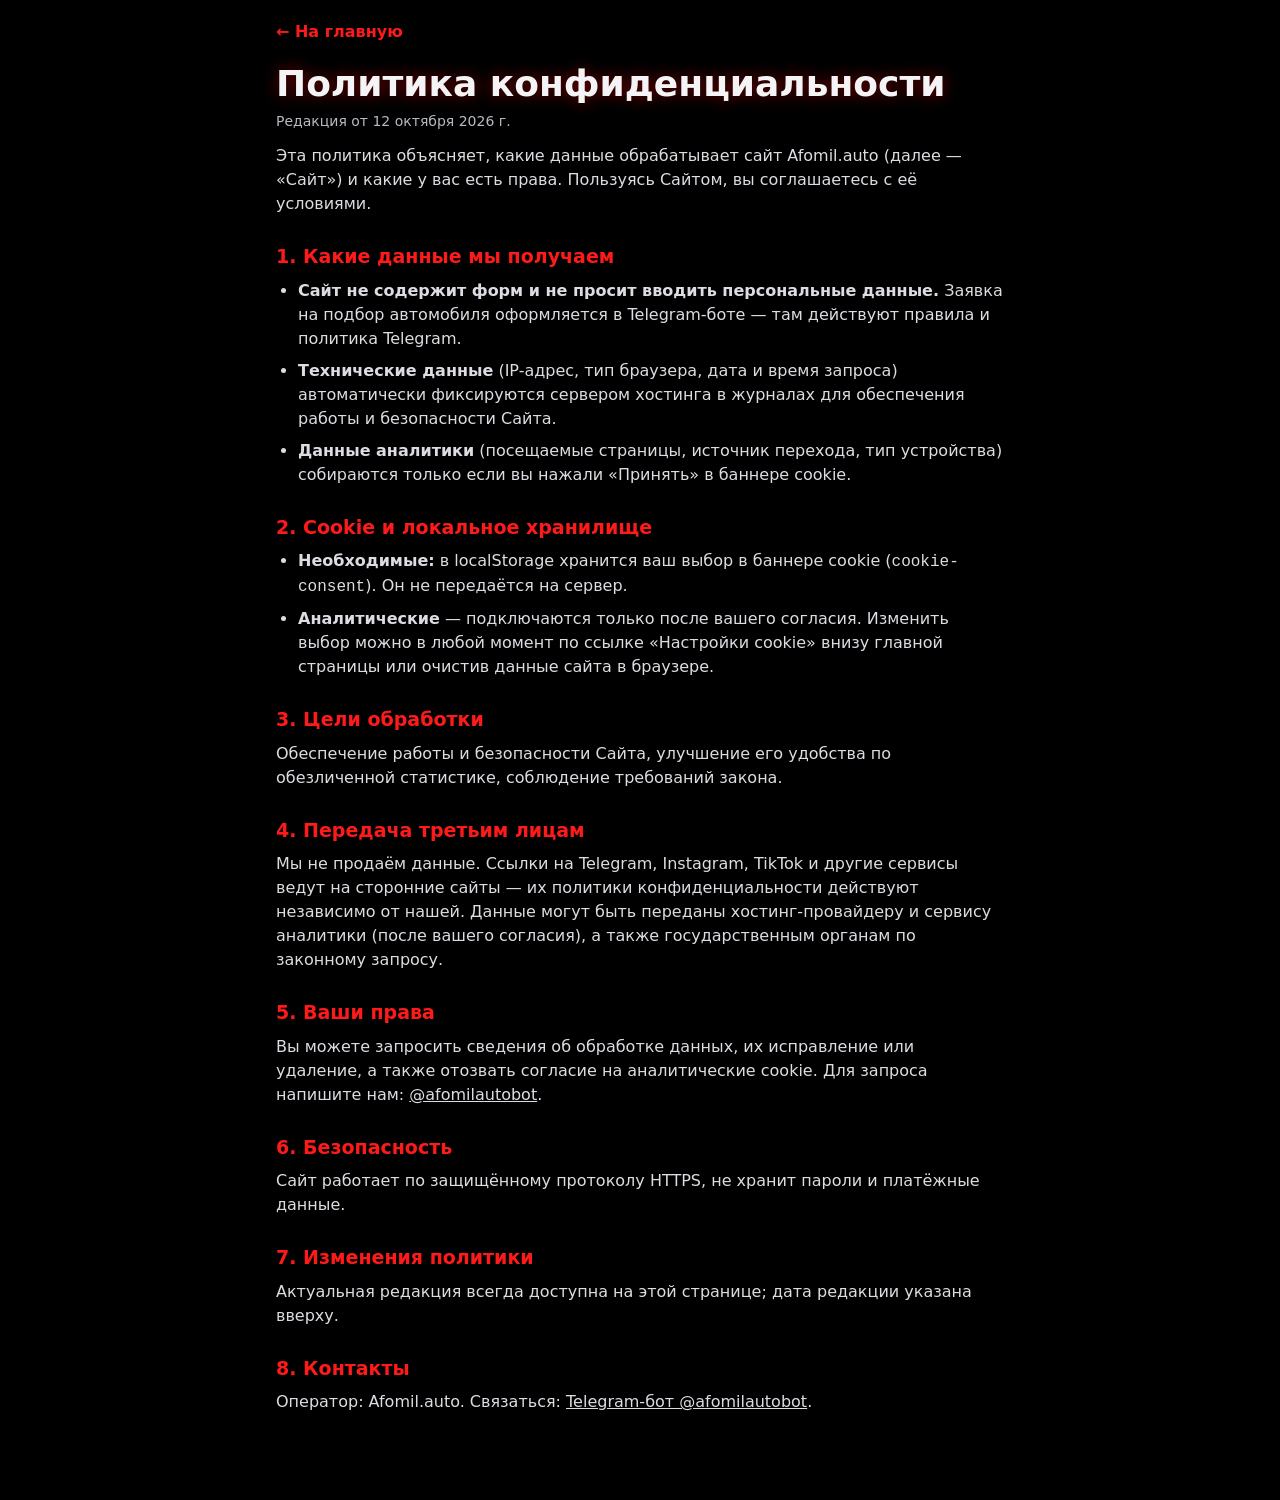
<file: privacy.html>
<!doctype html>
<html lang="ru">
<head>
<meta charset="utf-8">
<meta name="viewport" content="width=device-width,initial-scale=1">
<title>Политика конфиденциальности — Afomil.auto</title>
<meta name="description" content="Политика конфиденциальности сайта Afomil.auto: какие данные мы обрабатываем, зачем и как вы можете ими управлять.">
<meta name="keywords" content="Afomil.auto, политика конфиденциальности, персональные данные, cookie">
<meta name="theme-color" content="#000000">
<meta http-equiv="Content-Security-Policy" content="default-src 'self'; img-src 'self' data:; style-src 'self'; script-src 'self'; base-uri 'none'; form-action 'none'">
<link rel="canonical" href="https://afomil-auto-bio.netlify.app/privacy.html">
<link rel="icon" href="favicon.ico" sizes="48x48">
<link rel="icon" href="favicon.svg" type="image/svg+xml">
<link rel="icon" href="favicon-32.png" sizes="32x32" type="image/png">
<link rel="apple-touch-icon" href="apple-touch-icon.png">
<link rel="manifest" href="site.webmanifest">
<meta property="og:type" content="website">
<meta property="og:locale" content="ru_RU">
<meta property="og:site_name" content="Afomil.auto">
<meta property="og:title" content="Политика конфиденциальности — Afomil.auto">
<meta property="og:description" content="Какие данные мы обрабатываем и как вы можете ими управлять.">
<meta property="og:url" content="https://afomil-auto-bio.netlify.app/privacy.html">
<meta property="og:image" content="https://afomil-auto-bio.netlify.app/og.png">
<meta property="og:image:width" content="1200">
<meta property="og:image:height" content="630">
<meta property="og:image:alt" content="Afomil.auto — красный неоновый логотип и спортивный автомобиль в тоннеле">
<meta name="twitter:card" content="summary_large_image">
<meta name="twitter:title" content="Политика конфиденциальности — Afomil.auto">
<meta name="twitter:description" content="Какие данные мы обрабатываем и как вы можете ими управлять.">
<meta name="twitter:image" content="https://afomil-auto-bio.netlify.app/og.png">
<link rel="stylesheet" href="style.css">
</head>
<body>
<main class="doc">
  <a class="back" href="./">← На главную</a>
  <h1>Политика конфиденциальности</h1>
  <p class="date">Редакция от 12 октября 2026 г.</p>

  <p>Эта политика объясняет, какие данные обрабатывает сайт Afomil.auto (далее — «Сайт») и какие у вас есть права. Пользуясь Сайтом, вы соглашаетесь с её условиями.</p>

  <h2>1. Какие данные мы получаем</h2>
  <ul>
    <li><b>Сайт не содержит форм и не просит вводить персональные данные.</b> Заявка на подбор автомобиля оформляется в Telegram-боте — там действуют правила и политика Telegram.</li>
    <li><b>Технические данные</b> (IP-адрес, тип браузера, дата и время запроса) автоматически фиксируются сервером хостинга в журналах для обеспечения работы и безопасности Сайта.</li>
    <li><b>Данные аналитики</b> (посещаемые страницы, источник перехода, тип устройства) собираются только если вы нажали «Принять» в баннере cookie.</li>
  </ul>

  <h2>2. Cookie и локальное хранилище</h2>
  <ul>
    <li><b>Необходимые:</b> в localStorage хранится ваш выбор в баннере cookie (<code>cookie-consent</code>). Он не передаётся на сервер.</li>
    <li><b>Аналитические</b> — подключаются только после вашего согласия. Изменить выбор можно в любой момент по ссылке «Настройки cookie» внизу главной страницы или очистив данные сайта в браузере.</li>
  </ul>

  <h2>3. Цели обработки</h2>
  <p>Обеспечение работы и безопасности Сайта, улучшение его удобства по обезличенной статистике, соблюдение требований закона.</p>

  <h2>4. Передача третьим лицам</h2>
  <p>Мы не продаём данные. Ссылки на Telegram, Instagram, TikTok и другие сервисы ведут на сторонние сайты — их политики конфиденциальности действуют независимо от нашей. Данные могут быть переданы хостинг-провайдеру и сервису аналитики (после вашего согласия), а также государственным органам по законному запросу.</p>

  <h2>5. Ваши права</h2>
  <p>Вы можете запросить сведения об обработке данных, их исправление или удаление, а также отозвать согласие на аналитические cookie. Для запроса напишите нам: <a href="https://t.me/afomilautobot" target="_blank" rel="noopener noreferrer">@afomilautobot</a>.</p>

  <h2>6. Безопасность</h2>
  <p>Сайт работает по защищённому протоколу HTTPS, не хранит пароли и платёжные данные.</p>

  <h2>7. Изменения политики</h2>
  <p>Актуальная редакция всегда доступна на этой странице; дата редакции указана вверху.</p>

  <h2>8. Контакты</h2>
  <p>Оператор: Afomil.auto. Связаться: <a href="https://t.me/afomilautobot" target="_blank" rel="noopener noreferrer">Telegram-бот @afomilautobot</a>.</p>
</main>
</body>
</html>
</file>
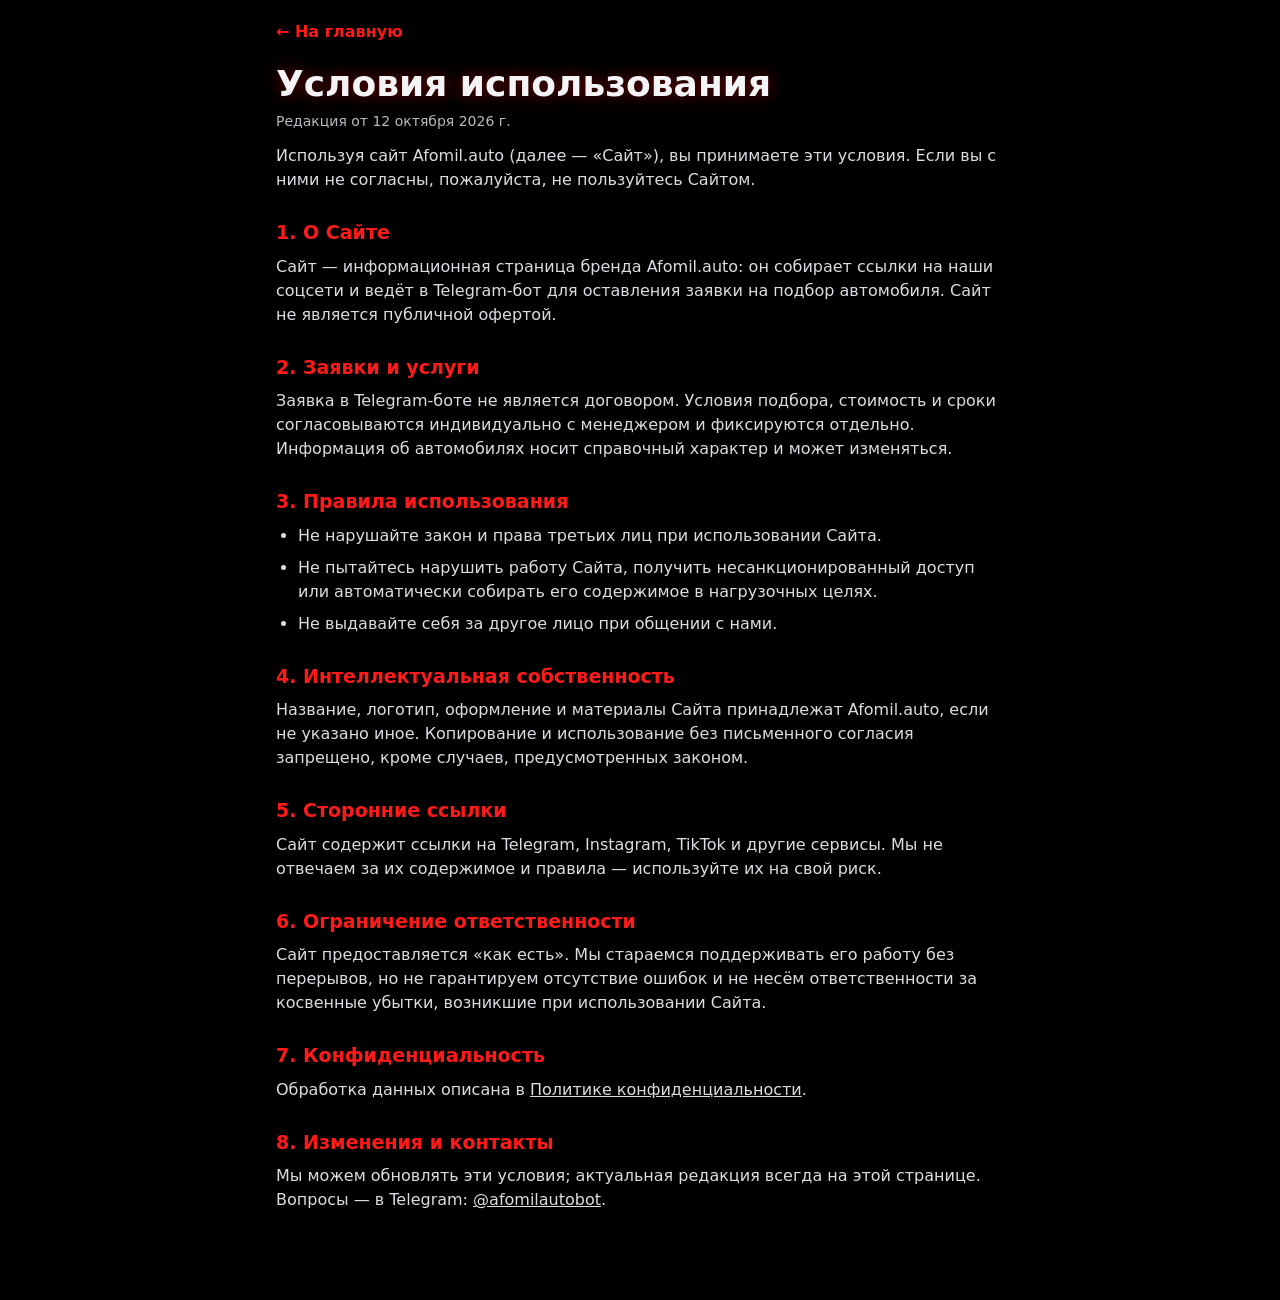
<file: terms.html>
<!doctype html>
<html lang="ru">
<head>
<meta charset="utf-8">
<meta name="viewport" content="width=device-width,initial-scale=1">
<title>Условия использования — Afomil.auto</title>
<meta name="description" content="Условия использования сайта Afomil.auto: правила пользования, ответственность и интеллектуальная собственность.">
<meta name="keywords" content="Afomil.auto, условия использования, пользовательское соглашение">
<meta name="theme-color" content="#000000">
<meta http-equiv="Content-Security-Policy" content="default-src 'self'; img-src 'self' data:; style-src 'self'; script-src 'self'; base-uri 'none'; form-action 'none'">
<link rel="canonical" href="https://afomil-auto-bio.netlify.app/terms.html">
<link rel="icon" href="favicon.ico" sizes="48x48">
<link rel="icon" href="favicon.svg" type="image/svg+xml">
<link rel="icon" href="favicon-32.png" sizes="32x32" type="image/png">
<link rel="apple-touch-icon" href="apple-touch-icon.png">
<link rel="manifest" href="site.webmanifest">
<meta property="og:type" content="website">
<meta property="og:locale" content="ru_RU">
<meta property="og:site_name" content="Afomil.auto">
<meta property="og:title" content="Условия использования — Afomil.auto">
<meta property="og:description" content="Правила пользования сайтом Afomil.auto.">
<meta property="og:url" content="https://afomil-auto-bio.netlify.app/terms.html">
<meta property="og:image" content="https://afomil-auto-bio.netlify.app/og.png">
<meta property="og:image:width" content="1200">
<meta property="og:image:height" content="630">
<meta property="og:image:alt" content="Afomil.auto — красный неоновый логотип и спортивный автомобиль в тоннеле">
<meta name="twitter:card" content="summary_large_image">
<meta name="twitter:title" content="Условия использования — Afomil.auto">
<meta name="twitter:description" content="Правила пользования сайтом Afomil.auto.">
<meta name="twitter:image" content="https://afomil-auto-bio.netlify.app/og.png">
<link rel="stylesheet" href="style.css">
</head>
<body>
<main class="doc">
  <a class="back" href="./">← На главную</a>
  <h1>Условия использования</h1>
  <p class="date">Редакция от 12 октября 2026 г.</p>

  <p>Используя сайт Afomil.auto (далее — «Сайт»), вы принимаете эти условия. Если вы с ними не согласны, пожалуйста, не пользуйтесь Сайтом.</p>

  <h2>1. О Сайте</h2>
  <p>Сайт — информационная страница бренда Afomil.auto: он собирает ссылки на наши соцсети и ведёт в Telegram-бот для оставления заявки на подбор автомобиля. Сайт не является публичной офертой.</p>

  <h2>2. Заявки и услуги</h2>
  <p>Заявка в Telegram-боте не является договором. Условия подбора, стоимость и сроки согласовываются индивидуально с менеджером и фиксируются отдельно. Информация об автомобилях носит справочный характер и может изменяться.</p>

  <h2>3. Правила использования</h2>
  <ul>
    <li>Не нарушайте закон и права третьих лиц при использовании Сайта.</li>
    <li>Не пытайтесь нарушить работу Сайта, получить несанкционированный доступ или автоматически собирать его содержимое в нагрузочных целях.</li>
    <li>Не выдавайте себя за другое лицо при общении с нами.</li>
  </ul>

  <h2>4. Интеллектуальная собственность</h2>
  <p>Название, логотип, оформление и материалы Сайта принадлежат Afomil.auto, если не указано иное. Копирование и использование без письменного согласия запрещено, кроме случаев, предусмотренных законом.</p>

  <h2>5. Сторонние ссылки</h2>
  <p>Сайт содержит ссылки на Telegram, Instagram, TikTok и другие сервисы. Мы не отвечаем за их содержимое и правила — используйте их на свой риск.</p>

  <h2>6. Ограничение ответственности</h2>
  <p>Сайт предоставляется «как есть». Мы стараемся поддерживать его работу без перерывов, но не гарантируем отсутствие ошибок и не несём ответственности за косвенные убытки, возникшие при использовании Сайта.</p>

  <h2>7. Конфиденциальность</h2>
  <p>Обработка данных описана в <a href="privacy.html">Политике конфиденциальности</a>.</p>

  <h2>8. Изменения и контакты</h2>
  <p>Мы можем обновлять эти условия; актуальная редакция всегда на этой странице. Вопросы — в Telegram: <a href="https://t.me/afomilautobot" target="_blank" rel="noopener noreferrer">@afomilautobot</a>.</p>
</main>
</body>
</html>
</file>
<file: style.css>
/* Afomil.auto — dark neon-red. Mobile-first, no frameworks. */
:root{
  --red:#ff1a1a;--red2:#e60000;--red-d:#b30000;
  --ink:#f4f4f6;--muted:#b9b9c3;--silver:#d9dbe1;
  --ease:cubic-bezier(.4,0,.2,1);
  --font:Inter,"Segoe UI",system-ui,-apple-system,Roboto,Helvetica,Arial,sans-serif;
  --script:"Segoe Script","Snell Roundhand","Brush Script MT","Lucida Handwriting",cursive;
}
*{box-sizing:border-box;margin:0}
html{background:#000;color-scheme:dark;-webkit-text-size-adjust:100%}
body{min-height:100vh;min-height:100dvh;font:16px/1.5 var(--font);color:var(--ink);overflow-x:hidden;-webkit-font-smoothing:antialiased}
body.loading{overflow:hidden}
a{color:inherit}
:focus-visible{outline:2px solid #fff;outline-offset:3px;border-radius:6px}
.sprite{position:absolute;width:0;height:0;overflow:hidden}
.sr{position:absolute;width:1px;height:1px;overflow:hidden;clip-path:inset(50%);white-space:nowrap}
.ic{width:1.5em;height:1.5em;fill:none;stroke:currentColor;stroke-width:1.8;stroke-linecap:round;stroke-linejoin:round;flex:none}
.ic.solid{fill:currentColor;stroke:none}

/* ---------- background ---------- */
.bg{position:fixed;inset:0;z-index:-1;overflow:hidden;background:radial-gradient(120% 70% at 50% 112%,rgba(170,0,0,.38),transparent 60%),linear-gradient(#060000,#000 62%)}
.bg::before,.bg::after{content:"";position:absolute;left:-20%;width:140%;height:70%;border-radius:50%;background:radial-gradient(closest-side,rgba(255,0,0,.3),transparent);animation:smoke 14s ease-in-out infinite alternate;will-change:transform}
.bg::before{top:-18%}
.bg::after{bottom:-14%;opacity:.8;animation-duration:25s;animation-direction:alternate-reverse}
@keyframes smoke{to{transform:translate3d(12%,8%,0) scale(1.25)}}
.bg i{position:absolute;left:0;height:2px;width:34vw;border-radius:2px;opacity:.75;background:linear-gradient(90deg,transparent,rgba(255,50,50,.9),transparent);box-shadow:0 0 12px rgba(255,0,0,.7);transform:translateX(-40vw);animation:streak 3s linear infinite;will-change:transform}
.bg i:nth-child(1){top:9%;animation-duration:2.4s}.bg i:nth-child(2){top:21%;width:22vw;animation-duration:3.6s;animation-delay:-1.2s}
.bg i:nth-child(3){top:34%;animation-duration:2.9s;animation-delay:-2s}.bg i:nth-child(4){top:48%;width:26vw;animation-duration:2.2s;animation-delay:-.6s}
.bg i:nth-child(5){top:61%;animation-duration:3.3s;animation-delay:-2.5s}.bg i:nth-child(6){top:74%;width:20vw;animation-duration:2.7s;animation-delay:-1.8s}
.bg i:nth-child(7){top:86%;animation-duration:3.8s;animation-delay:-.3s}
@keyframes streak{to{transform:translateX(140vw)}}
@keyframes sway{to{scale:1.04}}
.bg .bg-car{position:absolute;left:50%;bottom:-1%;width:min(125vw,760px);translate:-50% 0;opacity:.5;animation:sway 5s ease-in-out infinite alternate}

/* ---------- rear car component ---------- */
.rear{position:relative;aspect-ratio:400/180}
.rear svg{position:absolute;inset:0;width:100%;height:100%}
.rear .lights{filter:drop-shadow(0 0 6px #f00) drop-shadow(0 0 20px #f00);animation:pulse .55s ease-in-out infinite alternate}
@keyframes pulse{from{opacity:.62}to{opacity:1}}

/* ---------- loader ---------- */
.loader{
  --w:clamp(300px,min(86vw,78vh),760px);--h:calc(var(--w)*.56);--L:2800px;
  --zc:calc(470px - var(--L)/2);--P:360px;
  
  position:fixed;inset:0;z-index:100;background:#000;overflow:hidden;
  display:flex;flex-direction:column;justify-content:space-between;align-items:center;
  padding:max(18px,env(safe-area-inset-top)) 16px max(14px,env(safe-area-inset-bottom));
  transition:opacity .7s var(--ease),visibility .7s;
  animation:loader-fallback 0s 6s forwards; /* no-JS safety net */
}
.loader[hidden]{display:none}
.loader.is-out{opacity:0;visibility:hidden;pointer-events:none}
@keyframes loader-fallback{to{opacity:0;visibility:hidden;pointer-events:none}}
.scene{position:absolute;inset:0;perspective:520px;perspective-origin:50% 46%;overflow:hidden}
.tube{position:absolute;inset:0;transform-style:preserve-3d;will-change:transform}
.end{position:absolute;left:50%;top:50%;width:var(--w);height:var(--h);margin:calc(var(--h)/-2) 0 0 calc(var(--w)/-2);transform:translateZ(calc(470px - var(--L)));background:radial-gradient(circle,#300000,#000 70%)}
.rig{position:absolute;inset:0;transform-style:preserve-3d;transform:translate3d(0,0,-200px);will-change:transform}
.plane{position:absolute;left:50%;top:50%;overflow:hidden;background:#050000}
.plane .tex{position:absolute;left:0;top:0;will-change:transform}
.floor,.ceil{width:var(--w);height:var(--L);margin:calc(var(--L)/-2) 0 0 calc(var(--w)/-2);
  -webkit-mask-image:linear-gradient(to bottom,transparent 6%,#000 62%);mask-image:linear-gradient(to bottom,transparent 6%,#000 62%)}
.wall{width:var(--L);height:var(--h);margin:calc(var(--h)/-2) 0 0 calc(var(--L)/-2);
  -webkit-mask-image:linear-gradient(to right,#000 38%,transparent 94%);mask-image:linear-gradient(to right,#000 38%,transparent 94%)}
.floor{transform:translateZ(var(--zc)) translateY(calc(var(--h)/2)) rotateX(90deg)}
.ceil{transform:translateZ(var(--zc)) translateY(calc(var(--h)/-2)) rotateX(90deg)}
.wall.l{transform:translateZ(var(--zc)) translateX(calc(var(--w)/-2)) rotateY(90deg)}
.wall.r{transform:translateZ(var(--zc)) translateX(calc(var(--w)/2)) rotateY(90deg)}
/* textures slide toward the camera; every pattern period divides --P so the loop is seamless */
.floor .tex,.ceil .tex{width:100%;height:calc(var(--L) + var(--P));transform:translate3d(0,-360px,0)}
.wall .tex{width:calc(var(--L) + var(--P));height:100%}
.floor .tex{background:
  linear-gradient(90deg,transparent 2.5%,rgba(255,40,40,.95) 2.5% 3.8%,transparent 3.8% 96.2%,rgba(255,40,40,.95) 96.2% 97.5%,transparent 97.5%),
  linear-gradient(90deg,rgba(255,0,0,.38),transparent 16% 84%,rgba(255,0,0,.38)),
  linear-gradient(0deg,transparent 0 90%,rgba(255,30,30,.6) 90% 100%) 0 0/100% 120px,
  radial-gradient(ellipse 60% 70px at 50% 50%,rgba(255,40,40,.32),transparent) 0 0/100% var(--P)}
.ceil .tex{background:
  linear-gradient(90deg,transparent 40%,rgba(255,40,40,.16) 49% 51%,transparent 60%),
  linear-gradient(0deg,transparent 0 88%,rgba(255,30,30,.55) 88% 100%) 0 0/100% 180px}
.wall .tex{background:
  linear-gradient(180deg,transparent 8%,rgba(255,0,0,.26) 16%,transparent 25%,transparent 75%,rgba(255,0,0,.26) 84%,transparent 92%),
  linear-gradient(180deg,transparent 16%,rgba(255,50,50,.95) 16% 17.4%,transparent 17.4% 82.6%,rgba(255,50,50,.95) 82.6% 84%,transparent 84%),
  linear-gradient(90deg,transparent 0 91%,rgba(255,50,50,.8) 91% 96%,transparent 96%) 0 0/180px 100%,
  radial-gradient(ellipse 80px 40% at 50% 50%,#ff5a5a,rgba(255,0,0,.3) 55%,transparent) 0 0/var(--P) 100%}
.car{position:absolute;left:50%;top:50%;width:calc(var(--w)*.78);
  margin:calc(var(--h)/2 - var(--w)*.351) 0 0 calc(var(--w)*-.39)}
.pool{position:absolute;left:50%;top:50%;width:var(--w);height:900px;margin:-450px 0 0 calc(var(--w)/-2);
  background:radial-gradient(ellipse 55% 50% at 50% 12%,rgba(255,0,0,.6),transparent 70%);
  transform:translateZ(430px) translateY(calc(var(--h)/2 - 1px)) rotateX(90deg)}
.fog{position:absolute;inset:0;pointer-events:none;background:
  radial-gradient(ellipse 40% 34% at 50% 46%,rgba(255,0,0,.12),transparent 70%),
  radial-gradient(ellipse at 50% 46%,transparent 42%,rgba(0,0,0,.88) 100%)}
.flash{position:absolute;inset:0;z-index:3;pointer-events:none;opacity:0;
  background:radial-gradient(circle at 50% 46%,#fff 0,#ff5a5a 16%,#ff0000 44%,#a00000 80%)}

.l-top,.l-bottom{position:relative;z-index:2;display:flex;flex-direction:column;align-items:center;text-align:center}
.l-top{gap:6px}
.l-car{width:clamp(120px,34vw,200px);height:auto;color:var(--red);stroke-width:1.5;filter:drop-shadow(0 0 6px #f00)}
.wordmark{font-size:clamp(34px,10vw,58px);font-weight:800;letter-spacing:.01em;line-height:1.05}
.wordmark .r{color:var(--red);text-shadow:0 0 14px rgba(255,0,0,.8),0 0 36px rgba(255,0,0,.5)}
.wordmark .s{color:var(--silver)}
.slogan{font-size:clamp(11px,3vw,14px);letter-spacing:.5em;padding-left:.5em;color:#fff;font-weight:600}
.l-bottom{gap:10px;width:100%}
.ring{position:relative;width:68px;height:68px}
.ring svg{width:100%;height:100%;rotate:-90deg;fill:none;stroke-width:3}
.ring .back{stroke:rgba(255,255,255,.12)}
.ring .fg{stroke:var(--red);stroke-linecap:round;stroke-dasharray:276.5;stroke-dashoffset:276.5;filter:drop-shadow(0 0 4px #f00)}
.ring span{position:absolute;inset:0;display:grid;place-items:center;font-size:13px;font-weight:700;font-variant-numeric:tabular-nums}
.l-text{font-size:13px;letter-spacing:.35em;padding-left:.35em;color:var(--silver);font-weight:600}
.socials{display:flex;justify-content:center;gap:2px;width:min(100%,420px);padding:8px 6px;margin-top:4px;list-style:none;border:1px solid rgba(255,26,26,.45);border-radius:16px;background:rgba(10,0,0,.55);backdrop-filter:blur(8px);-webkit-backdrop-filter:blur(8px)}
.socials a{display:flex;flex-direction:column;align-items:center;gap:3px;flex:1;min-width:0;padding:6px 4px;text-align:center;border-radius:10px;text-decoration:none;font-size:11px;color:var(--silver);transition:color .2s var(--ease),background .2s var(--ease)}
.socials a:hover{color:#fff;background:rgba(255,26,26,.18)}
.socials .ic{width:22px;height:22px}

/* phones / weak CPUs: no masks, blur or glow filters in the loader */
.loader.lite{--L:1700px}
.lite .plane{-webkit-mask-image:none;mask-image:none}
.lite .socials{backdrop-filter:none;-webkit-backdrop-filter:none;background:rgba(10,0,0,.85)}
.lite .rear .lights,.lite .l-car,.lite .ring .fg{filter:none}

/* the page behind the loader is not painted or animated while it runs */
body.loading .page,body.loading .bg{visibility:hidden}
body.loading .bg *,body.loading .bg::before,body.loading .bg::after{animation-play-state:paused}

/* no blue tap flash on phones */
a,button{-webkit-tap-highlight-color:transparent}
.link,.cta,.socials a{-webkit-user-select:none;user-select:none;-webkit-touch-callout:none}

/* ---------- page ---------- */
.page{max-width:500px;margin:0 auto;padding:14px 16px 190px;display:flex;flex-direction:column;gap:20px}
.top{display:flex;align-items:center;justify-content:space-between;gap:12px;padding-bottom:12px;border-bottom:1px solid transparent;border-image:linear-gradient(90deg,var(--red),rgba(255,26,26,.1)) 1}
.brand{display:flex;align-items:center;gap:8px;text-decoration:none;font-weight:800;font-size:19px;line-height:1}
.brand .ic{width:54px;height:auto;stroke-width:1.5;color:var(--red);filter:drop-shadow(0 0 4px rgba(255,0,0,.7))}
.brand .r{color:var(--red)}.brand .s{color:var(--silver)}
.hand{font:italic 16px/1.2 var(--script);color:var(--silver);text-align:right}
.profile{display:flex;flex-direction:column;align-items:center;gap:6px;text-align:center}
.avatar{display:grid;place-items:center;width:112px;aspect-ratio:1;border-radius:50%;color:var(--red);background:radial-gradient(circle,#2a0000,#000 70%);border:2px solid var(--red);box-shadow:0 0 22px rgba(255,0,0,.55),inset 0 0 18px rgba(255,0,0,.3)}
.avatar .ic{width:76px;height:auto;stroke-width:1.5;filter:drop-shadow(0 0 4px #f00)}
.handle{font-size:22px;font-weight:800;margin-top:6px;text-shadow:0 0 16px rgba(255,0,0,.5)}
.tagline{color:var(--muted);font-size:14px}
.links{display:flex;flex-direction:column;gap:12px;list-style:none;padding:0}
.link{display:flex;align-items:center;gap:14px;padding:12px 14px;min-height:64px;text-decoration:none;border:1px solid rgba(255,26,26,.5);border-radius:16px;background:rgba(255,255,255,.04);backdrop-filter:blur(10px);-webkit-backdrop-filter:blur(10px);
  transition:scale .25s var(--ease),border-color .25s var(--ease),box-shadow .25s var(--ease),background .25s var(--ease)}
.ico{display:grid;place-items:center;width:44px;height:44px;border-radius:12px;border:1px solid rgba(255,26,26,.55);background:rgba(255,0,0,.1);color:var(--red);transition:translate .25s var(--ease)}
.ico .ic{width:24px;height:24px}
.txt{display:flex;flex-direction:column;flex:1;min-width:0;line-height:1.25}
.txt b{font-weight:700;font-size:16px}
.txt small{color:var(--muted);font-size:13px}
.arr{width:20px;height:20px;color:var(--red);transition:translate .25s var(--ease)}
@media (hover:hover){
  .link:hover{scale:1.03;border-color:#ff4d4d;background:rgba(255,0,0,.08);box-shadow:0 0 22px rgba(255,0,0,.45),inset 0 0 14px rgba(255,0,0,.12)}
  .link:hover .ico{translate:4px 0}
  .link:hover .arr{translate:7px 0}
}
.link:active{scale:.97;border-color:#fff;box-shadow:0 0 34px rgba(255,40,40,.9)}
.link:active .ico,.link:active .txt{animation:vib .18s linear 2}
@keyframes vib{25%{translate:-1px 1px}50%{translate:1px -1px}75%{translate:-1px 0}}
.cta-wrap{display:flex;flex-direction:column;align-items:center;gap:10px;margin-top:6px;text-align:center}
.cta{display:flex;align-items:center;justify-content:center;gap:10px;width:100%;min-height:68px;padding:16px 20px;border-radius:18px;text-decoration:none;color:#fff;font-weight:800;font-size:19px;
  background:linear-gradient(135deg,var(--red-d),var(--red2) 55%,#ff2d2d);border:1px solid #ff6b6b;
  box-shadow:0 0 20px rgba(255,0,0,.55);animation:breathe 2.6s ease-in-out 1.6s infinite;
  transition:scale .25s var(--ease),box-shadow .25s var(--ease)}
.cta .ic{width:26px;height:26px}
@media (hover:hover){.cta:hover{scale:1.03;box-shadow:0 0 44px rgba(255,30,30,.9)}}
.cta:active{scale:.97;box-shadow:0 0 56px #ff3b3b;animation:none}
@keyframes breathe{50%{box-shadow:0 0 42px rgba(255,0,0,.85)}}
.cta-note{color:var(--muted);font-size:14px}
.foot{margin-top:6px;text-align:center;font-size:13px;color:var(--muted);display:flex;flex-direction:column;gap:6px}
.foot a,.foot button{color:var(--silver);background:none;border:0;font:inherit;text-decoration:underline;cursor:pointer;padding:2px}
.foot nav{display:flex;flex-wrap:wrap;justify-content:center;gap:4px 14px}

/* entrance: staggered, starts after the loader (body.loading pauses it) */
.stagger{animation:rise .6s var(--ease) both;animation-delay:calc(var(--i,0)*90ms + .1s)}
.cta-wrap.stagger{animation:rise-strong .9s var(--ease) both;animation-delay:calc(var(--i,0)*90ms + .1s)}
body.loading .stagger{animation-play-state:paused}
.top{--i:0}.profile{--i:1}
.links li:nth-child(1){--i:2}.links li:nth-child(2){--i:3}.links li:nth-child(3){--i:4}.links li:nth-child(4){--i:5}
.cta-wrap{--i:6}.foot{--i:7}
@keyframes rise{from{opacity:0;translate:0 22px}}
@keyframes rise-strong{0%{opacity:0;translate:0 40px;scale:.85;filter:blur(6px)}60%{filter:blur(0)}}

/* ---------- toast & cookie ---------- */
.toast,.cookie{position:fixed;left:50%;translate:-50% 0;z-index:200;width:min(calc(100% - 24px),480px);border:1px solid rgba(255,26,26,.6);border-radius:14px;background:rgba(12,0,0,.92);backdrop-filter:blur(10px);-webkit-backdrop-filter:blur(10px);box-shadow:0 0 24px rgba(255,0,0,.3)}
.toast{bottom:120px;pointer-events:none;padding:12px 16px;text-align:center;font-size:14px;opacity:0;transition:opacity .25s var(--ease)}
.toast.on{opacity:1}
.cookie{bottom:12px;padding:14px 16px;display:flex;flex-direction:column;gap:10px;font-size:13px;color:var(--silver);max-height:45vh;overflow:auto}
.cookie[hidden]{display:none}
.cookie p a{color:#fff}
.cookie div{display:flex;gap:8px}
.cookie button{flex:1;min-height:44px;border-radius:10px;font:inherit;font-weight:700;cursor:pointer;border:1px solid var(--red);background:transparent;color:#fff}
.cookie button.ok{background:var(--red-d)}

/* ---------- legal & 404 ---------- */
.doc{max-width:760px;margin:0 auto;padding:20px 16px 80px}
.doc .back{display:inline-block;margin-bottom:18px;color:var(--red);font-weight:600;text-decoration:none}
.doc h1{font-size:clamp(26px,6vw,36px);line-height:1.2;margin-bottom:6px;text-shadow:0 0 16px rgba(255,0,0,.45)}
.doc h2{font-size:19px;margin:26px 0 8px;color:var(--red)}
.doc p,.doc li{color:#dcdce2;margin-bottom:8px}
.doc ul{padding-left:22px}
.doc .date{color:var(--muted);font-size:14px;margin-bottom:12px}
.nf{min-height:100dvh;display:grid;place-content:center;justify-items:center;gap:14px;padding:24px;text-align:center}
.nf .code{font-size:clamp(88px,26vw,170px);font-weight:900;line-height:1;color:var(--red);text-shadow:0 0 22px rgba(255,0,0,.8),0 0 60px rgba(255,0,0,.45)}
.nf p{color:var(--muted);max-width:34ch}
.nf .cta{width:auto;min-height:56px;font-size:17px;animation:none;background:linear-gradient(135deg,var(--red-d),var(--red2))}

@media (min-width:600px){
  .page{padding-top:28px;gap:24px}
  .hand{font-size:19px}
}
@media (prefers-reduced-motion:reduce){
  *,*::before,*::after{animation-duration:.001ms!important;animation-delay:0s!important;animation-iteration-count:1!important;transition-duration:.001ms!important}
}
</file>
